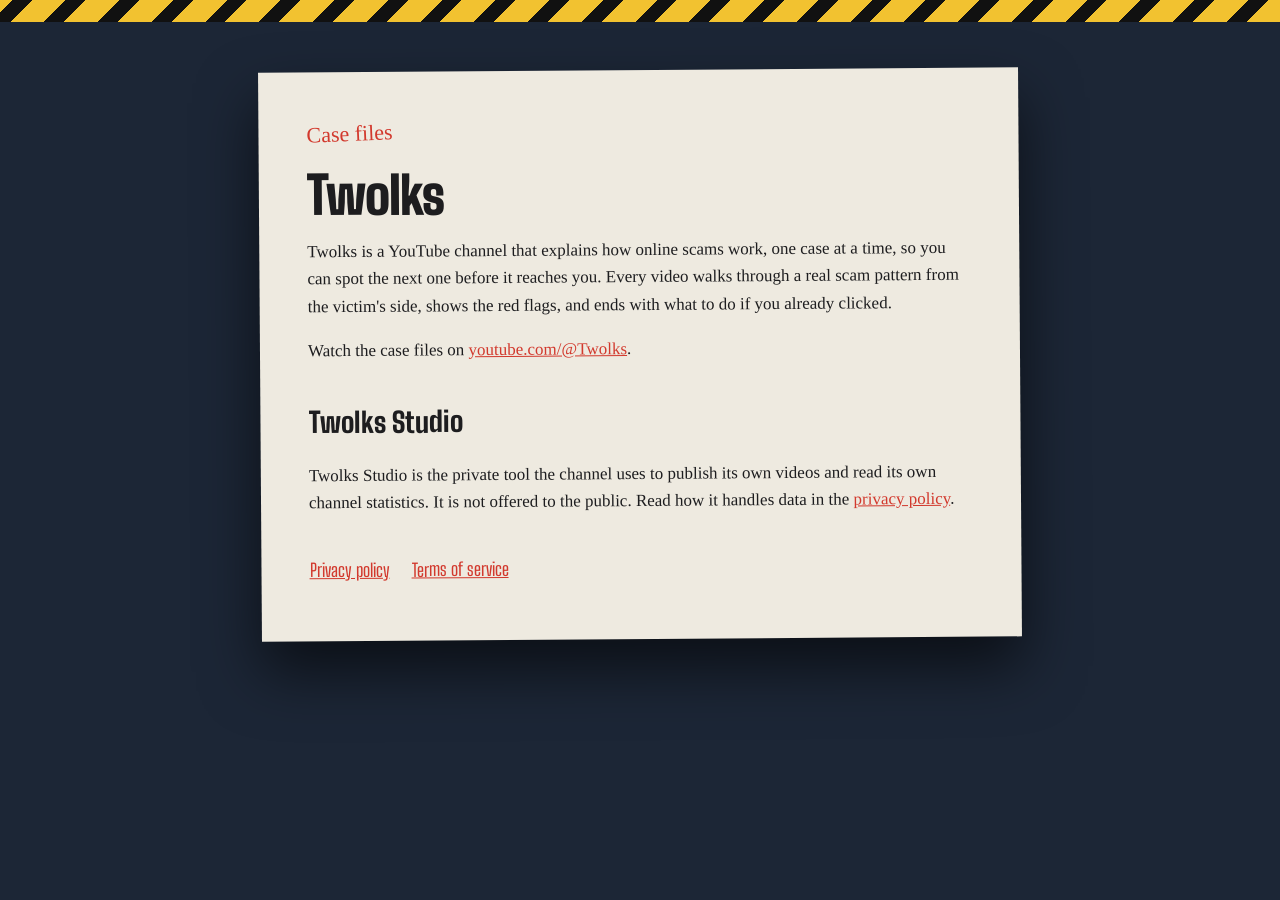
<file: index.html>
<!doctype html><html lang="en"><head><meta charset="utf-8"><meta name="viewport" content="width=device-width,initial-scale=1"><title>Twolks</title><link rel="preconnect" href="https://fonts.googleapis.com"><link href="https://fonts.googleapis.com/css2?family=Big+Shoulders:wght@500;800;900&family=Permanent+Marker&display=swap" rel="stylesheet"><link rel="stylesheet" href="style.css"></head>
<body><div class="tape"></div><main>
<span class="note">Case files</span>
<h1>Twolks</h1>
<p>Twolks is a YouTube channel that explains how online scams work, one case at a time, so you can spot the next one before it reaches you. Every video walks through a real scam pattern from the victim's side, shows the red flags, and ends with what to do if you already clicked.</p>
<p>Watch the case files on <a href="https://www.youtube.com/@Twolks">youtube.com/@Twolks</a>.</p>
<h2>Twolks Studio</h2>
<p>Twolks Studio is the private tool the channel uses to publish its own videos and read its own channel statistics. It is not offered to the public. Read how it handles data in the <a href="privacy.html">privacy policy</a>.</p>
<nav><a href="privacy.html">Privacy policy</a><a href="terms.html">Terms of service</a></nav>
</main></body></html>
</file>
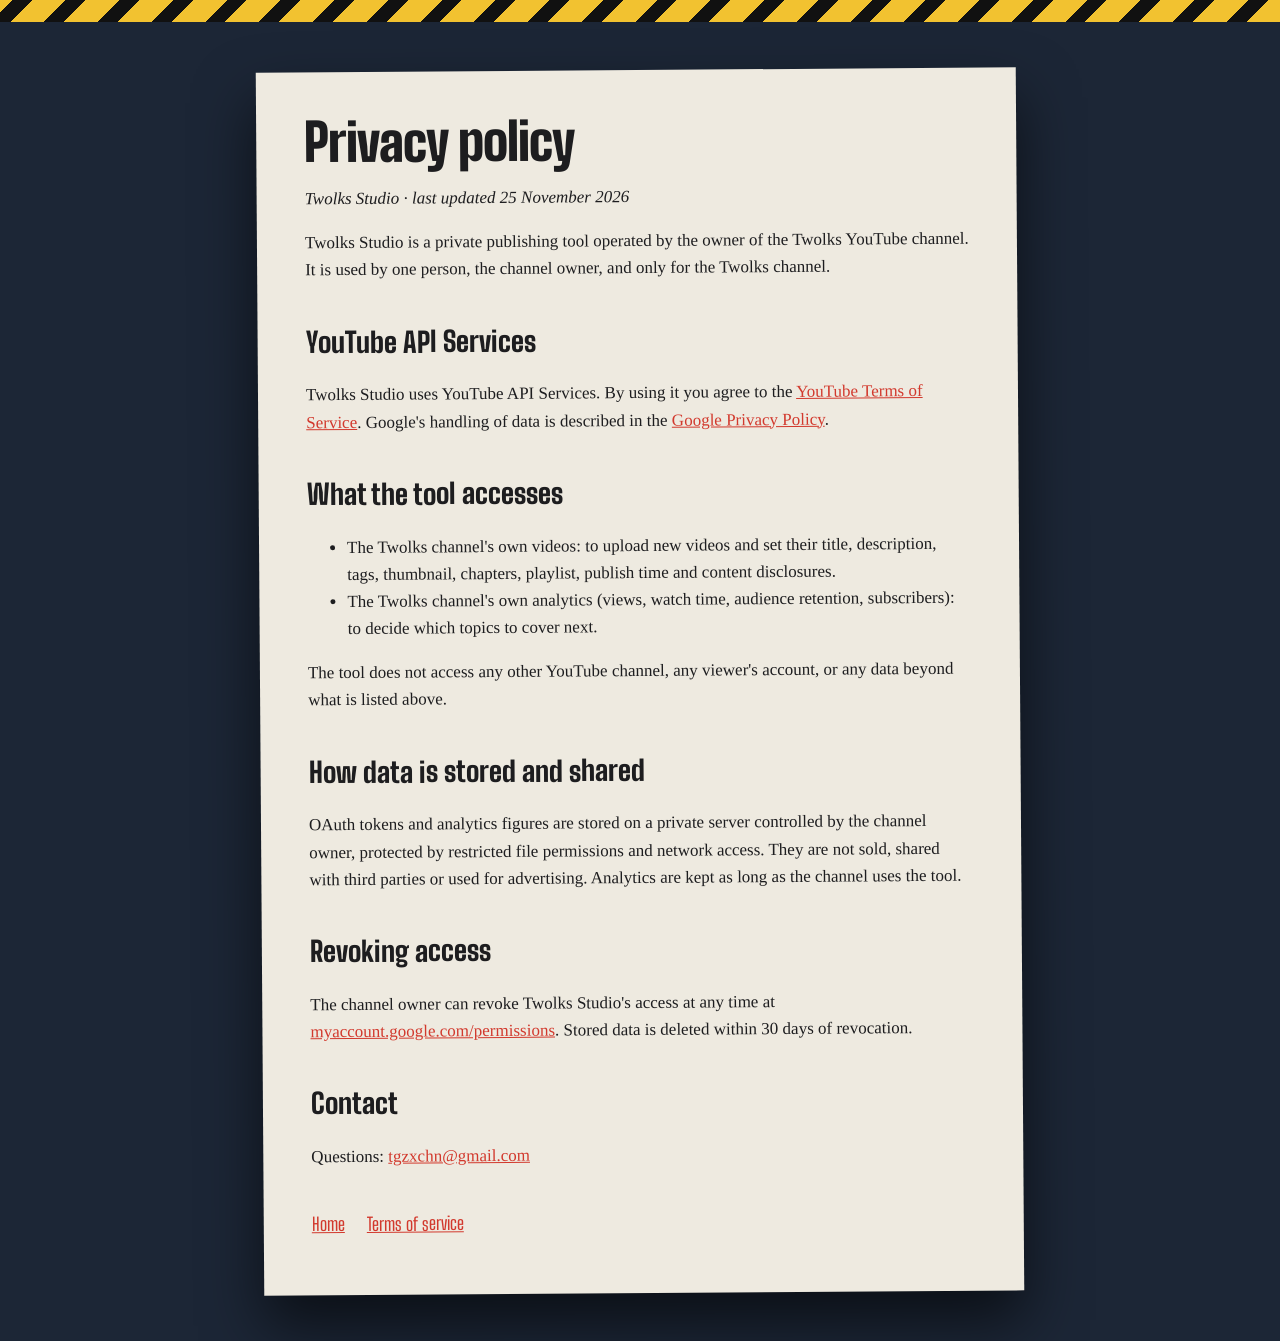
<file: privacy.html>
<!doctype html><html lang="en"><head><meta charset="utf-8"><meta name="viewport" content="width=device-width,initial-scale=1"><title>Twolks Studio · Privacy policy</title><link rel="preconnect" href="https://fonts.googleapis.com"><link href="https://fonts.googleapis.com/css2?family=Big+Shoulders:wght@500;800;900&family=Permanent+Marker&display=swap" rel="stylesheet"><link rel="stylesheet" href="style.css"></head>
<body><div class="tape"></div><main>
<h1>Privacy policy</h1>
<p><em>Twolks Studio · last updated 25 November 2026</em></p>
<p>Twolks Studio is a private publishing tool operated by the owner of the Twolks YouTube channel. It is used by one person, the channel owner, and only for the Twolks channel.</p>
<h2>YouTube API Services</h2>
<p>Twolks Studio uses YouTube API Services. By using it you agree to the <a href="https://www.youtube.com/t/terms">YouTube Terms of Service</a>. Google's handling of data is described in the <a href="https://policies.google.com/privacy">Google Privacy Policy</a>.</p>
<h2>What the tool accesses</h2>
<ul>
<li>The Twolks channel's own videos: to upload new videos and set their title, description, tags, thumbnail, chapters, playlist, publish time and content disclosures.</li>
<li>The Twolks channel's own analytics (views, watch time, audience retention, subscribers): to decide which topics to cover next.</li>
</ul>
<p>The tool does not access any other YouTube channel, any viewer's account, or any data beyond what is listed above.</p>
<h2>How data is stored and shared</h2>
<p>OAuth tokens and analytics figures are stored on a private server controlled by the channel owner, protected by restricted file permissions and network access. They are not sold, shared with third parties or used for advertising. Analytics are kept as long as the channel uses the tool.</p>
<h2>Revoking access</h2>
<p>The channel owner can revoke Twolks Studio's access at any time at <a href="https://myaccount.google.com/permissions">myaccount.google.com/permissions</a>. Stored data is deleted within 30 days of revocation.</p>
<h2>Contact</h2>
<p>Questions: <a href="mailto:tgzxchn@gmail.com">tgzxchn@gmail.com</a></p>
<nav><a href="index.html">Home</a><a href="terms.html">Terms of service</a></nav>
</main></body></html>
</file>
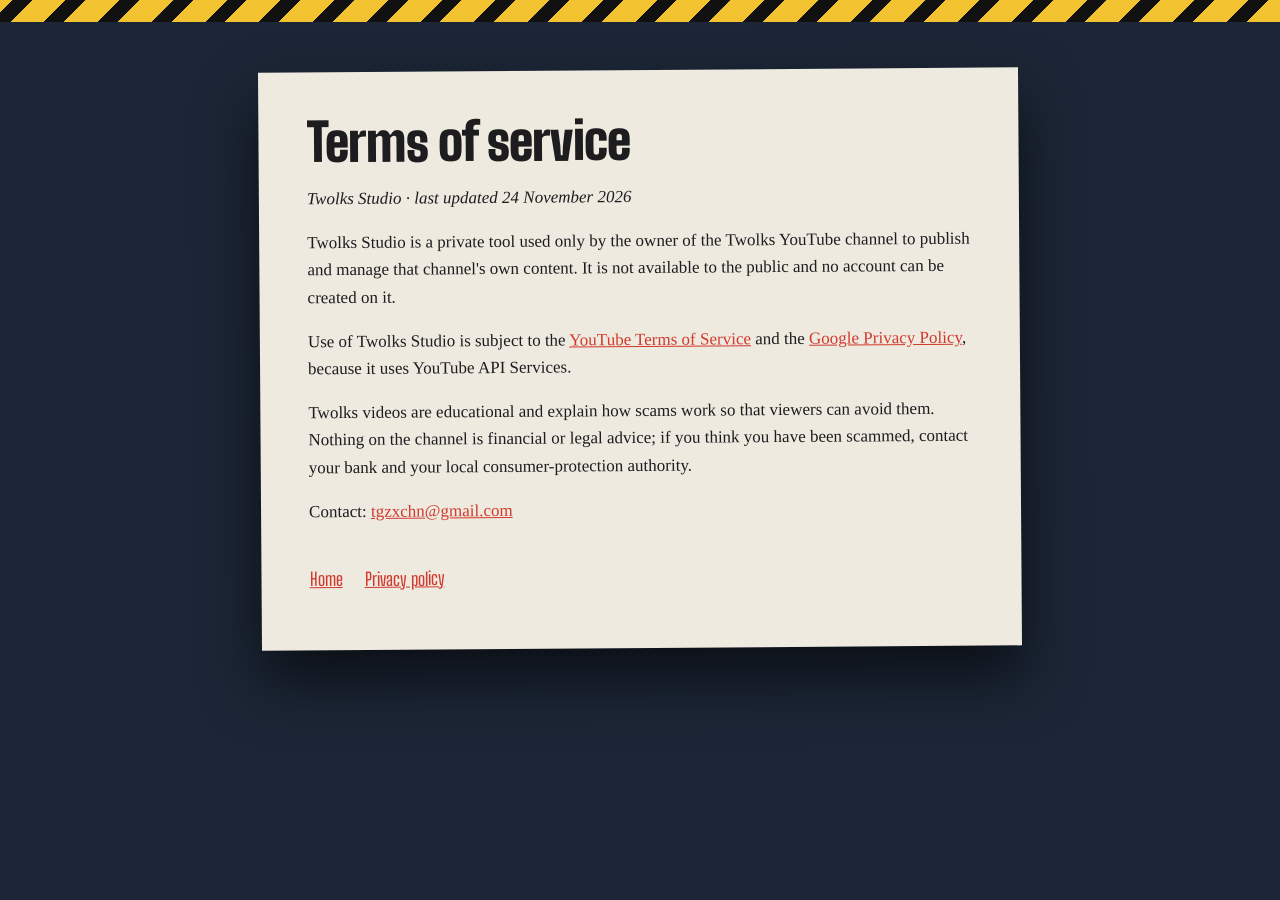
<file: terms.html>
<!doctype html><html lang="en"><head><meta charset="utf-8"><meta name="viewport" content="width=device-width,initial-scale=1"><title>Twolks Studio · Terms of service</title><link rel="preconnect" href="https://fonts.googleapis.com"><link href="https://fonts.googleapis.com/css2?family=Big+Shoulders:wght@500;800;900&family=Permanent+Marker&display=swap" rel="stylesheet"><link rel="stylesheet" href="style.css"></head>
<body><div class="tape"></div><main>
<h1>Terms of service</h1>
<p><em>Twolks Studio · last updated 24 November 2026</em></p>
<p>Twolks Studio is a private tool used only by the owner of the Twolks YouTube channel to publish and manage that channel's own content. It is not available to the public and no account can be created on it.</p>
<p>Use of Twolks Studio is subject to the <a href="https://www.youtube.com/t/terms">YouTube Terms of Service</a> and the <a href="https://policies.google.com/privacy">Google Privacy Policy</a>, because it uses YouTube API Services.</p>
<p>Twolks videos are educational and explain how scams work so that viewers can avoid them. Nothing on the channel is financial or legal advice; if you think you have been scammed, contact your bank and your local consumer-protection authority.</p>
<p>Contact: <a href="mailto:tgzxchn@gmail.com">tgzxchn@gmail.com</a></p>
<nav><a href="index.html">Home</a><a href="privacy.html">Privacy policy</a></nav>
</main></body></html>
</file>
<file: style.css>
:root { --desk:#1c2636; --paper:#eeeae0; --ink:#1d1d1f; --red:#d2392d; --tape:#f2c230; --muted:#5a5a60; }
* { box-sizing: border-box; }
body { margin: 0; background: var(--desk); color: var(--ink); font: 17px/1.6 "Big Shoulders", system-ui, sans-serif; }
.tape { height: 22px; background: repeating-linear-gradient(-45deg, var(--tape) 0 24px, #111 24px 38px); }
main { max-width: 760px; margin: 48px auto; padding: 44px 48px 56px; background: var(--paper); box-shadow: 0 30px 60px #0009; transform: rotate(-.4deg); }
h1 { font-weight: 900; font-size: 52px; line-height: 1; letter-spacing: -1px; margin: 0 0 8px; }
h2 { font-weight: 800; font-size: 28px; margin: 36px 0 8px; }
p, li { font-family: Georgia, "Times New Roman", serif; font-size: 17px; }
.note { font-family: "Permanent Marker", cursive; color: var(--red); font-size: 22px; transform: rotate(-2deg); display: inline-block; margin-bottom: 18px; }
a { color: var(--red); }
nav { margin-top: 40px; font-size: 18px; }
nav a { margin-right: 22px; }
@media (max-width: 640px) { main { margin: 20px 12px; padding: 28px 22px; transform: none; } h1 { font-size: 40px; } }
</file>
